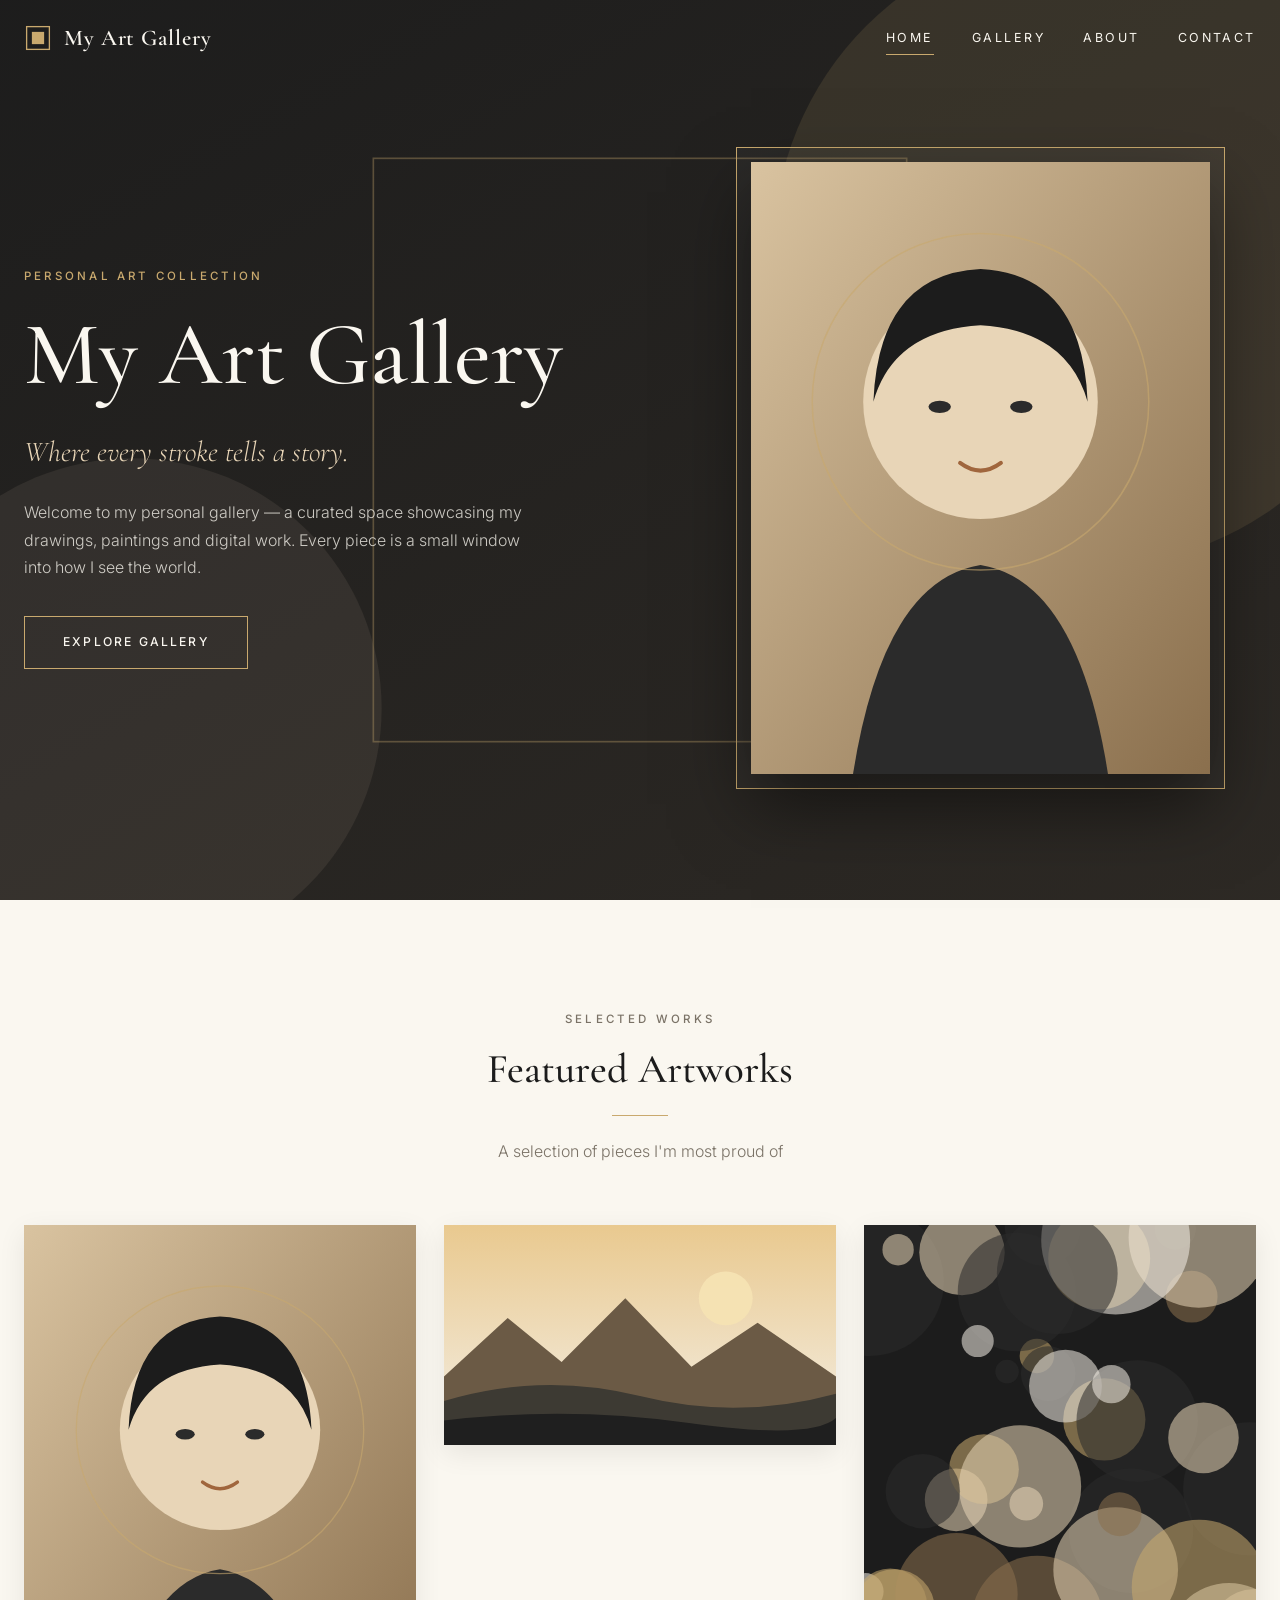
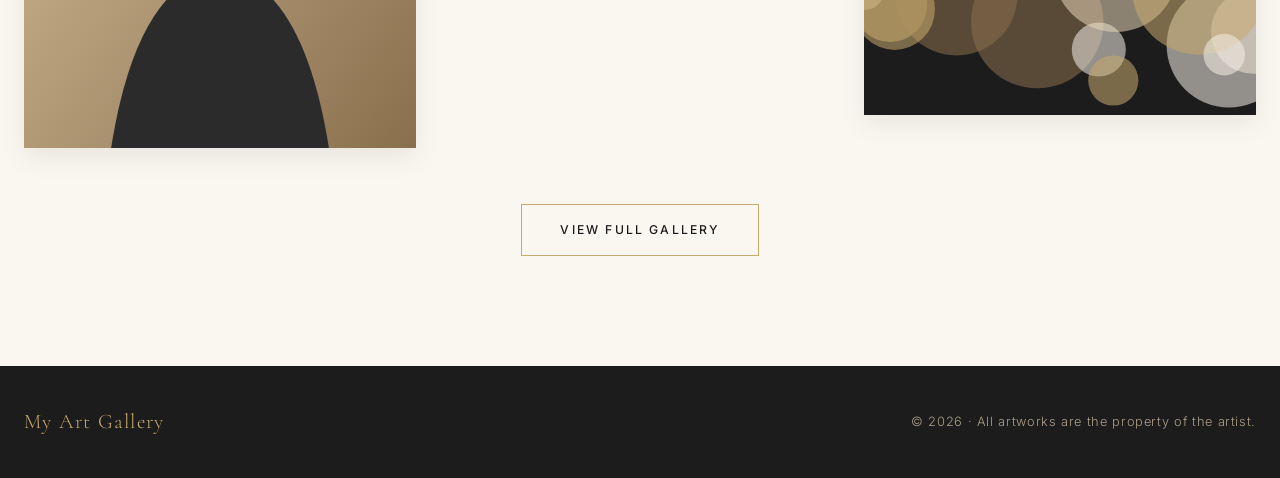
<file: index.html>
<!DOCTYPE html>
<html lang="en">
<head>
<meta charset="UTF-8">
<meta name="viewport" content="width=device-width, initial-scale=1">
<link rel="icon" href="images/logo/logo.svg" type="image/svg+xml">
<link rel="stylesheet" href="css/style.css">
<link rel="stylesheet" href="css/gallery.css">
<link rel="stylesheet" href="css/responsive.css">
<title>My Art Gallery</title>
<meta name="description" content="A personal art gallery of drawings and paintings.">
</head>
<body data-page="home">
<header id="site-header"></header>

<main>
  <section class="hero" id="hero">
    <div class="container hero-inner">
      <div>
        <p class="eyebrow">Personal Art Collection</p>
        <h1 id="hero-title">My Art Gallery</h1>
        <p class="hero-sub" id="hero-subtitle"></p>
        <p class="hero-text" id="intro-text"></p>
        <a class="btn on-dark" href="gallery.html">Explore Gallery</a>
      </div>
      <a class="hero-frame" id="hero-art-link" href="gallery.html">
        <img id="hero-art" alt="Featured artwork" decoding="async">
      </a>
    </div>
  </section>

  <section class="section" id="featured-section">
    <div class="container">
      <div class="section-head reveal">
        <p class="eyebrow">Selected Works</p>
        <h2 id="featured-title">Featured Artworks</h2>
        <div class="divider"></div>
        <p id="featured-subtitle"></p>
      </div>
      <div class="masonry" id="featured-grid"></div>
      <div class="center"><a class="btn" href="gallery.html">View Full Gallery</a></div>
    </div>
  </section>
</main>

<footer id="site-footer"></footer>
<script src="js/site-config.js"></script>
<script src="js/artworks.js"></script>
<script src="js/categories.js"></script>
<script src="js/main.js"></script>
</body>
</html>
</file>
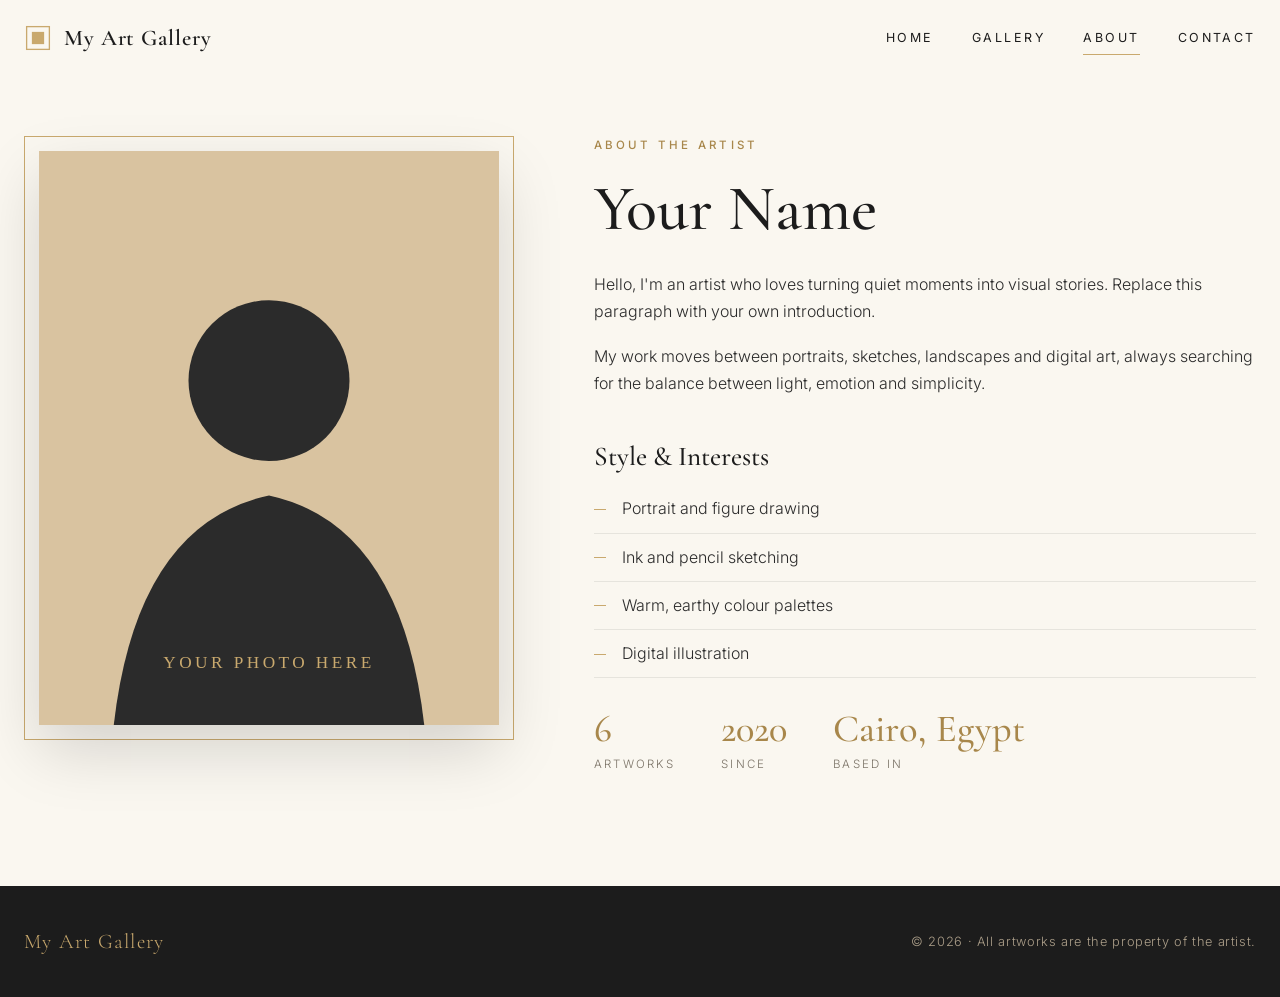
<file: about.html>
<!DOCTYPE html>
<html lang="en">
<head>
<meta charset="UTF-8">
<meta name="viewport" content="width=device-width, initial-scale=1">
<link rel="icon" href="images/logo/logo.svg" type="image/svg+xml">
<link rel="stylesheet" href="css/style.css">
<link rel="stylesheet" href="css/gallery.css">
<link rel="stylesheet" href="css/responsive.css">
<title>About — My Art Gallery</title>
</head>
<body data-page="about">
<header id="site-header"></header>

<main class="page-top">
  <div class="container about-grid" id="about-root"></div>
</main>

<footer id="site-footer"></footer>
<script src="js/site-config.js"></script>
<script src="js/artworks.js"></script>
<script src="js/categories.js"></script>
<script src="js/main.js"></script>
</body>
</html>
</file>
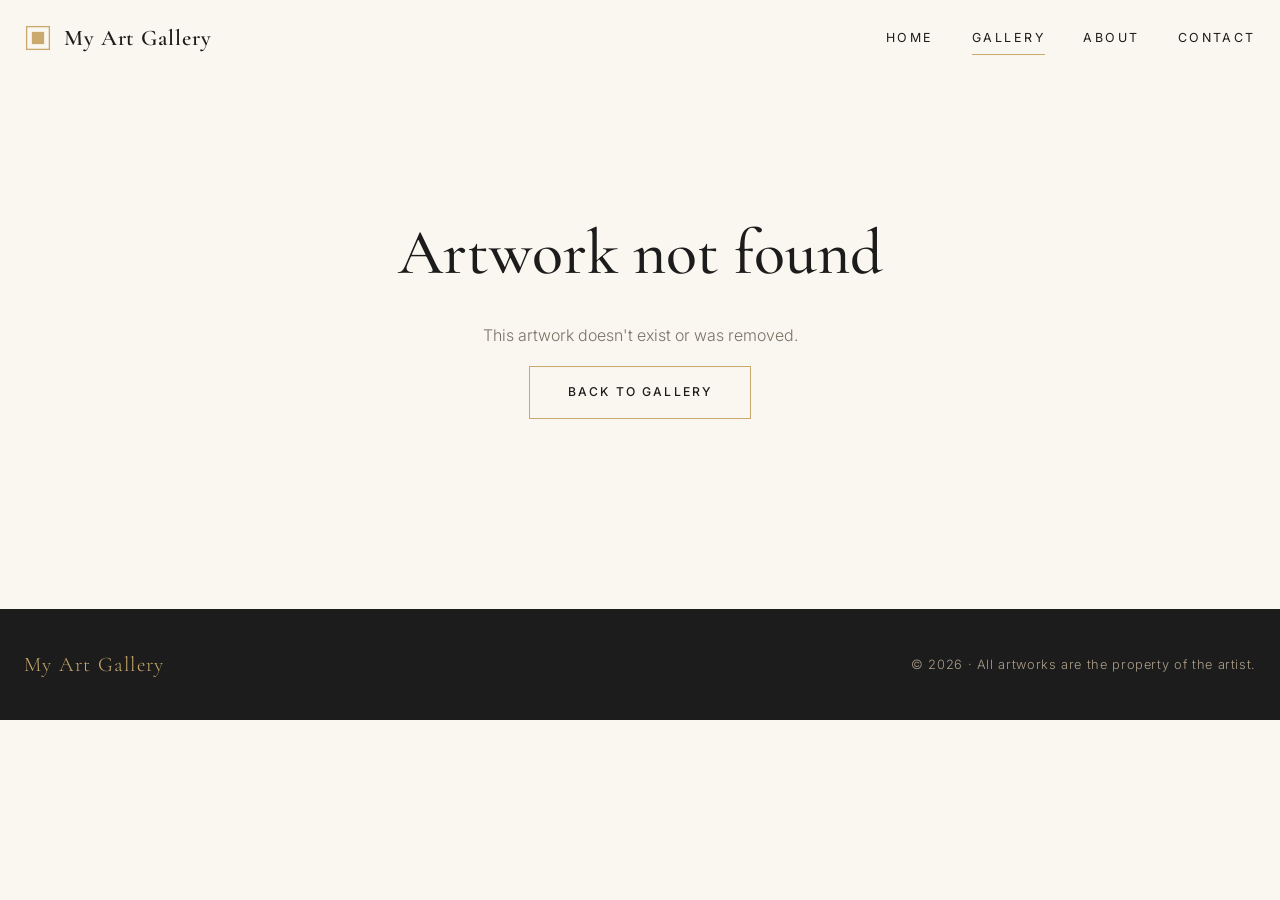
<file: artwork.html>
<!DOCTYPE html>
<html lang="en">
<head>
<meta charset="UTF-8">
<meta name="viewport" content="width=device-width, initial-scale=1">
<link rel="icon" href="images/logo/logo.svg" type="image/svg+xml">
<link rel="stylesheet" href="css/style.css">
<link rel="stylesheet" href="css/gallery.css">
<link rel="stylesheet" href="css/responsive.css">
<title>Artwork — My Art Gallery</title>
</head>
<body data-page="artwork">
<header id="site-header"></header>

<main class="page-top">
  <div class="container" id="artwork-root"></div>
</main>

<div class="lightbox" id="lightbox" role="dialog" aria-modal="true" aria-label="Fullscreen view">
  <button class="lb-btn" id="lb-close" aria-label="Close">&times;</button>
  <button class="lb-btn" id="lb-prev" aria-label="Previous artwork">&#8249;</button>
  <img id="lightbox-img" alt="">
  <button class="lb-btn" id="lb-next" aria-label="Next artwork">&#8250;</button>
</div>

<footer id="site-footer"></footer>
<script src="js/site-config.js"></script>
<script src="js/artworks.js"></script>
<script src="js/categories.js"></script>
<script src="js/main.js"></script>
<script src="js/artwork.js"></script>
</body>
</html>
</file>
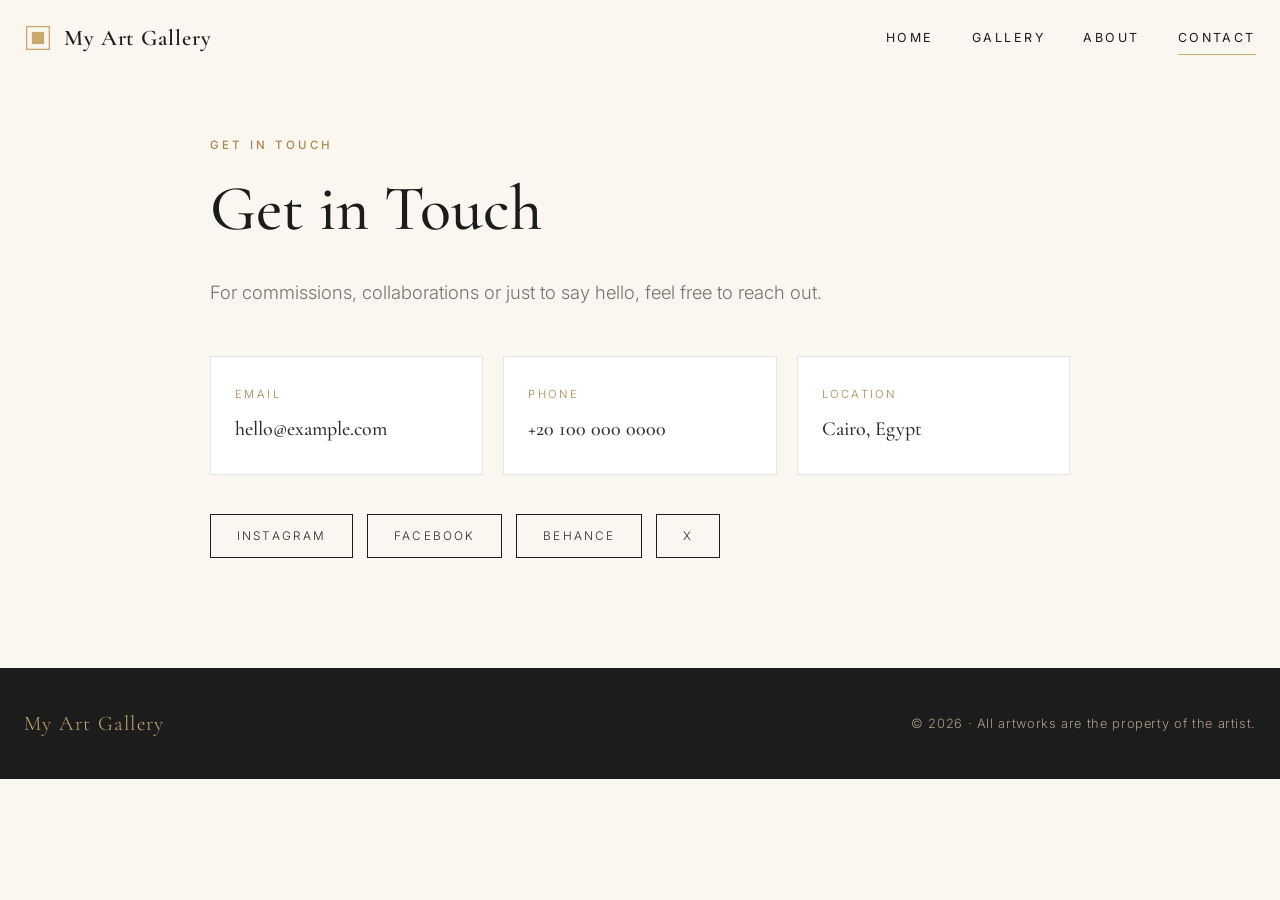
<file: contact.html>
<!DOCTYPE html>
<html lang="en">
<head>
<meta charset="UTF-8">
<meta name="viewport" content="width=device-width, initial-scale=1">
<link rel="icon" href="images/logo/logo.svg" type="image/svg+xml">
<link rel="stylesheet" href="css/style.css">
<link rel="stylesheet" href="css/gallery.css">
<link rel="stylesheet" href="css/responsive.css">
<title>Contact — My Art Gallery</title>
</head>
<body data-page="contact">
<header id="site-header"></header>

<main class="page-top">
  <div class="container contact-wrap" id="contact-root"></div>
</main>

<footer id="site-footer"></footer>
<script src="js/site-config.js"></script>
<script src="js/artworks.js"></script>
<script src="js/categories.js"></script>
<script src="js/main.js"></script>
</body>
</html>
</file>
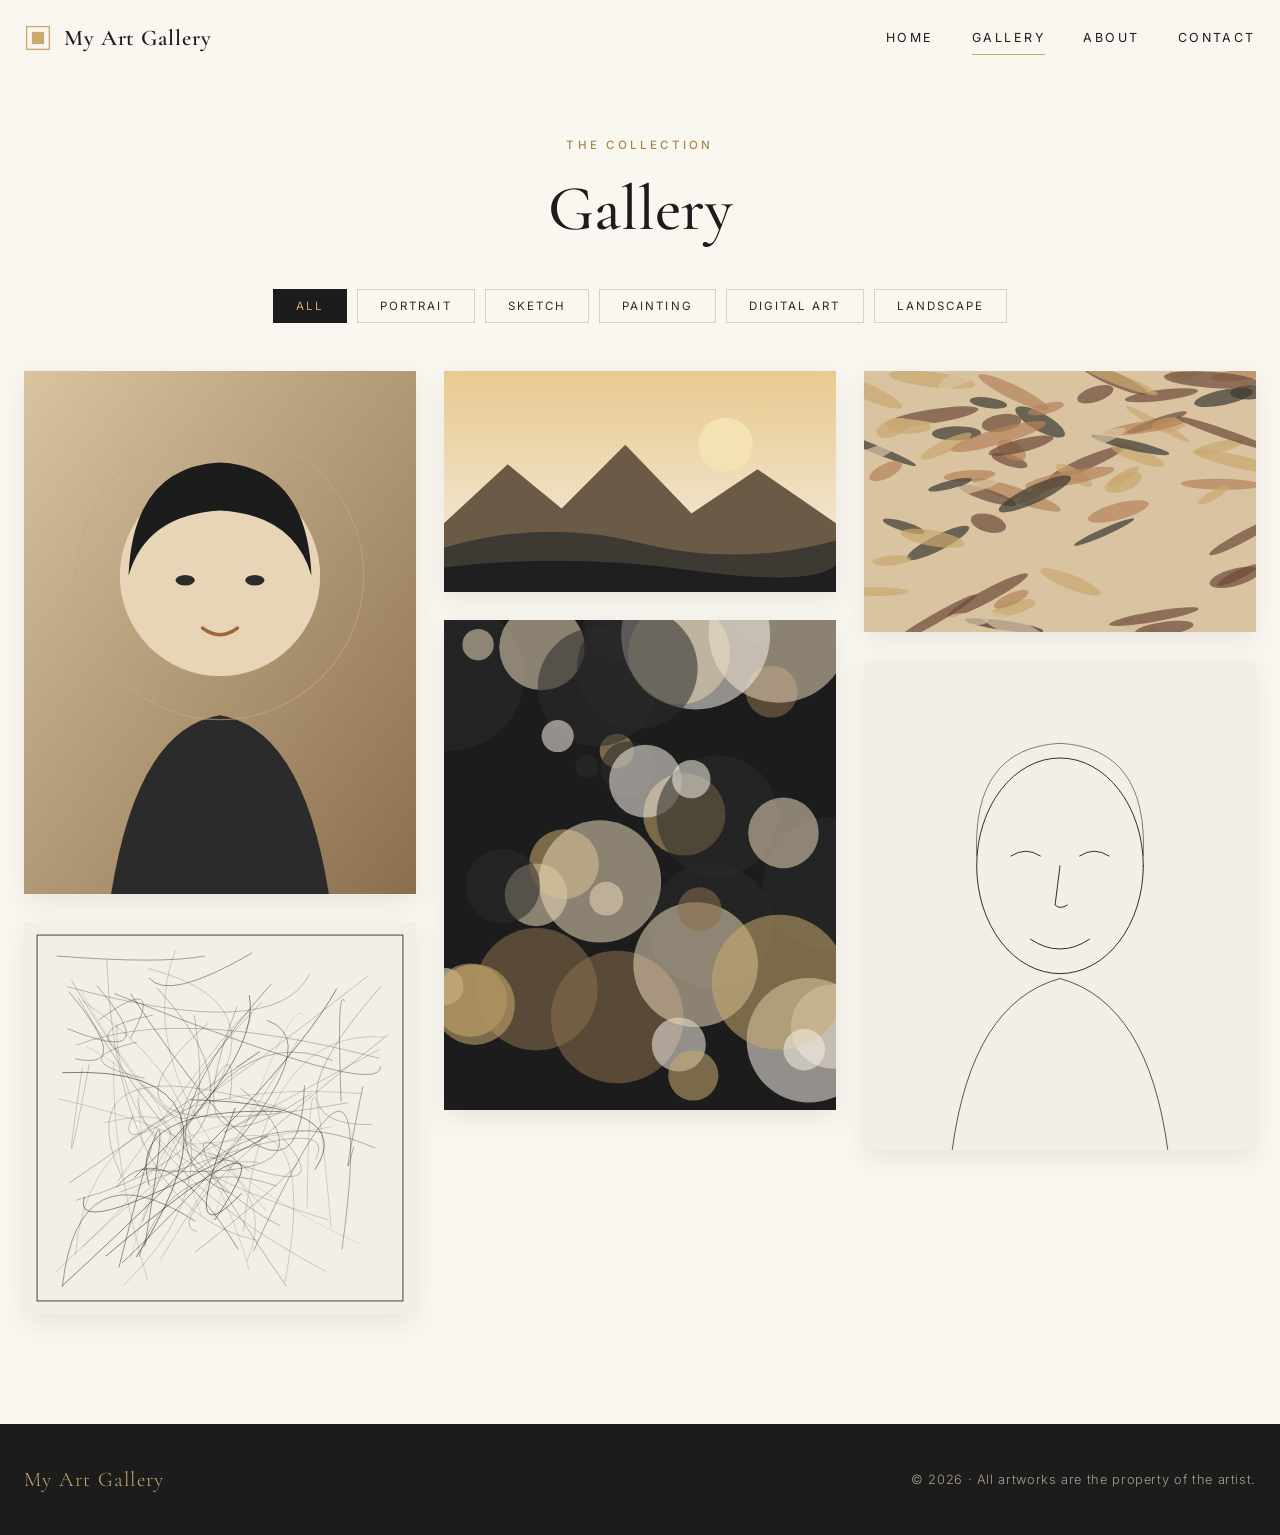
<file: gallery.html>
<!DOCTYPE html>
<html lang="en">
<head>
<meta charset="UTF-8">
<meta name="viewport" content="width=device-width, initial-scale=1">
<link rel="icon" href="images/logo/logo.svg" type="image/svg+xml">
<link rel="stylesheet" href="css/style.css">
<link rel="stylesheet" href="css/gallery.css">
<link rel="stylesheet" href="css/responsive.css">
<title>Gallery — My Art Gallery</title>
</head>
<body data-page="gallery">
<header id="site-header"></header>

<main class="page-top">
  <div class="container">
    <div class="gallery-head">
      <p class="eyebrow">The Collection</p>
      <h1>Gallery</h1>
    </div>

    <div class="toolbar">
      <div class="filters" id="filters" role="group" aria-label="Filter by category"></div>
    </div>

    <div class="masonry" id="gallery-grid"></div>
    <div class="empty-state" id="empty-state" hidden>
      <h2>No artworks found</h2>
      <p>Try a different search or category.</p>
    </div>
  </div>
</main>

<footer id="site-footer"></footer>
<script src="js/site-config.js"></script>
<script src="js/artworks.js"></script>
<script src="js/categories.js"></script>
<script src="js/main.js"></script>
<script src="js/gallery.js"></script>
</body>
</html>
</file>
<file: css/style.css>
/* style.css — base, layout, header/footer, home, about, contact */
@import url("https://fonts.googleapis.com/css2?family=Cormorant+Garamond:wght@400;500;600&family=Inter:wght@300;400;500&display=swap");

:root {
  --charcoal: #1c1c1c;
  --charcoal-2: #262626;
  --beige: #e8d5b7;
  --beige-soft: #f1e6d2;
  --ivory: #faf7f0;
  --gold: #c9a96e;
  --gold-dark: #a8874b;
  --text: #2b2b2b;
  --muted: #7a7266;
  --serif: "Cormorant Garamond", Georgia, "Times New Roman", serif;
  --sans: "Inter", system-ui, -apple-system, "Segoe UI", sans-serif;
  --ease: cubic-bezier(.22, .61, .36, 1);
  --header-h: 76px;
}

*, *::before, *::after { box-sizing: border-box; }
html { scroll-behavior: smooth; }
body {
  margin: 0;
  background: var(--ivory);
  color: var(--text);
  font-family: var(--sans);
  font-weight: 300;
  line-height: 1.7;
  -webkit-font-smoothing: antialiased;
}
body.no-scroll { overflow: hidden; }
img { max-width: 100%; display: block; }
a { color: inherit; text-decoration: none; }
h1, h2, h3 { font-family: var(--serif); font-weight: 500; line-height: 1.15; margin: 0 0 .5em; color: var(--charcoal); }
h1 { font-size: clamp(2.4rem, 5vw, 4rem); }
h2 { font-size: clamp(1.8rem, 3.2vw, 2.6rem); }
p { margin: 0 0 1.1em; }
.container { width: min(1240px, 100% - 48px); margin-inline: auto; }
.eyebrow { text-transform: uppercase; letter-spacing: .28em; font-size: .72rem; color: var(--gold-dark); font-weight: 500; margin-bottom: 1rem; }
.lead { font-size: 1.15rem; color: var(--muted); max-width: 640px; }

/* Buttons */
.btn {
  display: inline-block; padding: 15px 38px; border: 1px solid var(--gold);
  color: var(--charcoal); background: transparent; letter-spacing: .18em; text-transform: uppercase;
  font-size: .76rem; font-weight: 500; cursor: pointer; font-family: var(--sans);
  transition: background .35s var(--ease), color .35s var(--ease), transform .35s var(--ease);
}
.btn:hover { background: var(--gold); color: var(--charcoal); transform: translateY(-2px); }
.btn.on-dark { color: var(--ivory); }
.btn.on-dark:hover { color: var(--charcoal); }

/* Header */
.site-header { position: fixed; inset: 0 0 auto 0; z-index: 50; height: var(--header-h); transition: background .4s var(--ease), box-shadow .4s var(--ease); }
.site-header.scrolled, .site-header.open { background: rgba(250, 247, 240, .94); backdrop-filter: blur(10px); box-shadow: 0 1px 0 rgba(0,0,0,.06); }
.nav { display: flex; align-items: center; justify-content: space-between; height: 100%; }
.brand { display: flex; align-items: center; gap: 12px; font-family: var(--serif); font-size: 1.4rem; font-weight: 600; letter-spacing: .04em; color: var(--charcoal); }
.nav-links { display: flex; gap: 38px; }
.nav-links a { font-size: .78rem; text-transform: uppercase; letter-spacing: .2em; font-weight: 400; position: relative; padding: 6px 0; color: var(--charcoal); }
.nav-links a::after { content: ""; position: absolute; left: 0; bottom: 0; height: 1px; width: 0; background: var(--gold); transition: width .35s var(--ease); }
.nav-links a:hover::after, .nav-links a.active::after { width: 100%; }
.nav-toggle { display: none; background: none; border: 0; width: 40px; height: 40px; cursor: pointer; position: relative; }
.nav-toggle span { position: absolute; left: 8px; right: 8px; height: 1.5px; background: var(--charcoal); transition: transform .3s var(--ease), top .3s var(--ease); }
.nav-toggle span:first-child { top: 15px; }
.nav-toggle span:last-child { top: 24px; }
.site-header.open .nav-toggle span:first-child { top: 20px; transform: rotate(45deg); }
.site-header.open .nav-toggle span:last-child { top: 20px; transform: rotate(-45deg); }

/* Header over dark hero on home */
body[data-page="home"] .site-header:not(.scrolled):not(.open) .brand,
body[data-page="home"] .site-header:not(.scrolled):not(.open) .nav-links a { color: var(--ivory); }
body[data-page="home"] .site-header:not(.scrolled):not(.open) .nav-toggle span { background: var(--ivory); }

/* Footer */
.site-footer { background: var(--charcoal); color: var(--beige); padding: 38px 0; margin-top: 110px; }
.footer-inner { display: flex; justify-content: space-between; gap: 16px; flex-wrap: wrap; align-items: center; }
.footer-brand { font-family: var(--serif); font-size: 1.3rem; color: var(--gold); letter-spacing: .06em; }
.footer-note { font-size: .8rem; opacity: .7; letter-spacing: .05em; }

/* Reveal animation */
.reveal { opacity: 0; transform: translateY(26px); transition: opacity .9s var(--ease), transform .9s var(--ease); }
.reveal.visible { opacity: 1; transform: none; }

/* Hero */
.hero {
  min-height: 100vh; background: var(--charcoal) center/cover no-repeat; color: var(--ivory);
  display: flex; align-items: center; padding: calc(var(--header-h) + 30px) 0 70px;
}
.hero-inner { display: grid; grid-template-columns: 1.05fr .95fr; gap: 70px; align-items: center; }
.hero h1 { color: var(--ivory); font-size: clamp(3rem, 7vw, 5.6rem); margin-bottom: .25em; animation: rise 1.2s var(--ease) both; }
.hero .eyebrow { color: var(--gold); animation: rise 1s var(--ease) both; }
.hero-sub { font-family: var(--serif); font-style: italic; font-size: clamp(1.3rem, 2.4vw, 1.8rem); color: var(--beige); margin-bottom: 1.4rem; animation: rise 1.2s .15s var(--ease) both; }
.hero-text { color: rgba(250,247,240,.78); max-width: 520px; margin-bottom: 2.2rem; animation: rise 1.2s .3s var(--ease) both; }
.hero .btn { animation: rise 1.2s .45s var(--ease) both; }
.hero-frame { justify-self: center; padding: 14px; border: 1px solid var(--gold); background: rgba(250,247,240,.04); animation: fade 1.6s .2s ease both; max-width: 100%; }
.hero-frame img { max-height: 68vh; width: auto; max-width: 100%; box-shadow: 0 30px 70px rgba(0,0,0,.5); }
@keyframes rise { from { opacity: 0; transform: translateY(30px); } to { opacity: 1; transform: none; } }
@keyframes fade { from { opacity: 0; } to { opacity: 1; } }

/* Sections */
.section { padding: 110px 0 0; }
.section-head { text-align: center; max-width: 640px; margin: 0 auto 60px; }
.section-head p { color: var(--muted); }
.divider { width: 56px; height: 1px; background: var(--gold); margin: 22px auto; }
.intro-band { background: var(--beige-soft); padding: 90px 0; text-align: center; }
.intro-band p { font-family: var(--serif); font-size: clamp(1.4rem, 2.6vw, 2rem); max-width: 860px; margin: 0 auto; line-height: 1.5; color: var(--charcoal); }
.center { text-align: center; margin-top: 56px; }

/* Page top spacing for inner pages */
.page-top { padding-top: calc(var(--header-h) + 60px); }

/* About */
.about-grid { display: grid; grid-template-columns: .85fr 1.15fr; gap: 80px; align-items: start; }
.about-photo img { width: 100%; height: auto; box-shadow: 0 25px 60px rgba(0,0,0,.15); }
.about-photo { padding: 14px; border: 1px solid var(--gold); }
.about-text h1 { margin-bottom: .4em; }
.about-text h2 { margin-top: 1.6em; font-size: 1.7rem; }
.style-list { list-style: none; padding: 0; margin: 0 0 2rem; }
.style-list li { padding: 10px 0 10px 28px; border-bottom: 1px solid rgba(0,0,0,.08); position: relative; }
.style-list li::before { content: ""; position: absolute; left: 0; top: 50%; width: 12px; height: 1px; background: var(--gold); }
.facts { display: flex; gap: 46px; flex-wrap: wrap; margin-top: 2rem; }
.fact strong { display: block; font-family: var(--serif); font-size: 2.4rem; color: var(--gold-dark); font-weight: 500; line-height: 1; }
.fact span { font-size: .72rem; text-transform: uppercase; letter-spacing: .2em; color: var(--muted); }

/* Contact */
.contact-wrap { max-width: 860px; }
.contact-grid { display: grid; grid-template-columns: repeat(3, 1fr); gap: 20px; margin: 3rem 0 2.4rem; }
.contact-item { padding: 28px 24px; border: 1px solid rgba(0,0,0,.1); background: #fff; transition: border-color .35s var(--ease), transform .35s var(--ease); display: block; }
a.contact-item:hover { border-color: var(--gold); transform: translateY(-4px); }
.contact-item span { display: block; font-size: .7rem; text-transform: uppercase; letter-spacing: .22em; color: var(--gold-dark); margin-bottom: 8px; }
.contact-item strong { font-family: var(--serif); font-size: 1.25rem; font-weight: 500; word-break: break-word; }
.socials { display: flex; gap: 14px; flex-wrap: wrap; }
.socials a { padding: 11px 26px; border: 1px solid var(--charcoal); font-size: .74rem; letter-spacing: .18em; text-transform: uppercase; transition: all .3s var(--ease); }
.socials a:hover { background: var(--charcoal); color: var(--gold); }

.empty-state { text-align: center; padding: 80px 0; color: var(--muted); }
</file>
<file: css/responsive.css>
/* responsive.css — tablet & mobile */
@media (max-width: 1024px) {
  .masonry { column-count: 2; }
  .hero-inner { gap: 40px; }
  .detail { gap: 44px; grid-template-columns: 1.3fr 1fr; }
  .about-grid { gap: 50px; }
}

@media (max-width: 820px) {
  .container { width: min(1240px, 100% - 36px); }
  .nav-toggle { display: block; }
  .nav-links {
    position: absolute; top: var(--header-h); left: 0; right: 0; flex-direction: column; gap: 0;
    background: rgba(250,247,240,.98); max-height: 0; overflow: hidden; transition: max-height .45s var(--ease);
  }
  .site-header.open .nav-links { max-height: 340px; box-shadow: 0 14px 30px rgba(0,0,0,.08); }
  .nav-links a { padding: 18px 24px; border-top: 1px solid rgba(0,0,0,.06); color: var(--charcoal) !important; }
  .nav-links a::after { display: none; }

  .hero { min-height: auto; padding-bottom: 60px; }
  .hero-inner { grid-template-columns: 1fr; }
  .hero-frame { order: -1; }
  .hero-frame img { max-height: 46vh; }

  .section { padding-top: 80px; }
  .detail { grid-template-columns: 1fr; }
  .detail-info { position: static; }
  .about-grid { grid-template-columns: 1fr; }
  .about-photo { max-width: 420px; }
  .contact-grid { grid-template-columns: 1fr; }
  .site-footer { margin-top: 80px; }
}

@media (max-width: 560px) {
  .masonry { column-count: 1; }
  .filters { gap: 8px; }
  .filter-btn { padding: 8px 16px; }
  .lightbox { padding: 12px; }
  .pager { flex-direction: column; }
  .pager a, .pager a[data-nav="next"] { max-width: 100%; text-align: left; margin-left: 0; }
  .facts { gap: 30px; }
}

@media (prefers-reduced-motion: reduce) {
  *, *::before, *::after { animation: none !important; transition-duration: .01ms !important; }
  .reveal { opacity: 1; transform: none; }
}
</file>
<file: css/gallery.css>
/* gallery.css — masonry grid, filters, cards, artwork details, lightbox */

/* Masonry via CSS columns: images keep their original ratio (never cropped) */
.masonry { column-count: 3; column-gap: 28px; }
.masonry .art-card { break-inside: avoid; margin-bottom: 28px; }
.art-card {
  display: block; position: relative; overflow: hidden; background: var(--beige-soft);
  box-shadow: 0 8px 26px rgba(0,0,0,.08);
  transition: box-shadow .5s var(--ease), transform .9s var(--ease), opacity .9s var(--ease);
}
.art-card img { width: 100%; height: auto; transition: transform 1s var(--ease); }
.art-card:hover { box-shadow: 0 18px 44px rgba(0,0,0,.18); }
.art-card:hover img { transform: scale(1.04); }
.art-card-info {
  position: absolute; inset: auto 0 0 0; padding: 60px 22px 20px;
  background: linear-gradient(to top, rgba(28,28,28,.82), transparent);
  color: var(--ivory); opacity: 0; transform: translateY(10px);
  transition: opacity .45s var(--ease), transform .45s var(--ease);
}
.art-card:hover .art-card-info, .art-card:focus-visible .art-card-info { opacity: 1; transform: none; }
.art-card-cat { font-size: .66rem; text-transform: uppercase; letter-spacing: .24em; color: var(--gold); }
.art-card-info h3 { color: var(--ivory); font-size: 1.5rem; margin: 4px 0 0; }
@media (hover: none) { .art-card-info { opacity: 1; transform: none; padding-top: 44px; } }

/* Gallery toolbar */
.gallery-head { text-align: center; margin-bottom: 44px; }
.toolbar { display: flex; flex-direction: column; gap: 24px; align-items: center; margin-bottom: 48px; }
.filters { display: flex; flex-wrap: wrap; justify-content: center; gap: 10px; }
.filter-btn {
  background: none; border: 1px solid rgba(0,0,0,.15); padding: 9px 22px; cursor: pointer;
  font-family: var(--sans); font-size: .72rem; letter-spacing: .18em; text-transform: uppercase; color: var(--text);
  transition: all .3s var(--ease);
}
.filter-btn:hover { border-color: var(--gold); }
.filter-btn.active { background: var(--charcoal); color: var(--gold); border-color: var(--charcoal); }
.tools-row { display: flex; gap: 16px; flex-wrap: wrap; justify-content: center; align-items: center; width: 100%; }
.tools-row input, .tools-row select {
  font-family: var(--sans); font-size: .9rem; padding: 12px 18px; border: 1px solid rgba(0,0,0,.18);
  background: #fff; color: var(--text); outline: none; transition: border-color .3s var(--ease);
}
.tools-row input { width: min(340px, 100%); }
.tools-row input:focus, .tools-row select:focus { border-color: var(--gold); }
.result-count { font-size: .78rem; letter-spacing: .12em; color: var(--muted); text-transform: uppercase; }

/* Artwork details */
.detail { display: grid; grid-template-columns: 1.5fr 1fr; gap: 70px; align-items: start; }
.detail-image { margin: 0; position: relative; background: var(--beige-soft); padding: 14px; border: 1px solid var(--gold); }
.detail-image img { width: 100%; height: auto; max-height: 82vh; object-fit: contain; cursor: zoom-in; margin: 0 auto; }
.fs-btn {
  position: absolute; right: 26px; bottom: 26px; background: rgba(28,28,28,.82); color: var(--ivory);
  border: 0; padding: 10px 18px; font-family: var(--sans); font-size: .7rem; letter-spacing: .16em; text-transform: uppercase; cursor: pointer;
  transition: background .3s var(--ease), color .3s var(--ease);
}
.fs-btn:hover { background: var(--gold); color: var(--charcoal); }
.detail-info { position: sticky; top: calc(var(--header-h) + 30px); }
.back-link { display: inline-block; font-size: .72rem; letter-spacing: .18em; text-transform: uppercase; color: var(--muted); margin-bottom: 30px; transition: color .3s; }
.back-link:hover { color: var(--gold-dark); }
.chip { display: inline-block; padding: 5px 16px; border: 1px solid var(--gold); font-size: .68rem; letter-spacing: .22em; text-transform: uppercase; color: var(--gold-dark); margin-bottom: 18px; margin-left: 12px; }
.detail-info h1 { font-size: clamp(2.2rem, 4vw, 3.2rem); }
.detail-date { color: var(--muted); font-size: .85rem; letter-spacing: .1em; }
.detail-desc { font-size: 1.05rem; margin: 26px 0 36px; }
.pager { display: flex; justify-content: space-between; gap: 16px; border-top: 1px solid rgba(0,0,0,.1); padding-top: 22px; font-size: .78rem; letter-spacing: .08em; }
.pager a { transition: color .3s; max-width: 48%; }
.pager a:hover { color: var(--gold-dark); }
.pager a[data-nav="next"] { text-align: right; margin-left: auto; }

/* Lightbox / fullscreen */
.lightbox { position: fixed; inset: 0; z-index: 100; background: rgba(14,14,14,.97); display: none; align-items: center; justify-content: center; padding: 40px; }
.lightbox.open { display: flex; animation: fade .4s ease both; }
.lightbox img { max-width: 100%; max-height: 100%; width: auto; height: auto; object-fit: contain; }
.lb-btn { position: absolute; background: none; border: 0; color: var(--ivory); cursor: pointer; font-size: 2.2rem; line-height: 1; padding: 16px; transition: color .3s; }
.lb-btn:hover { color: var(--gold); }
#lb-close { top: 14px; right: 18px; font-size: 2.6rem; }
#lb-prev { left: 12px; top: 50%; transform: translateY(-50%); }
#lb-next { right: 12px; top: 50%; transform: translateY(-50%); }
</file>
